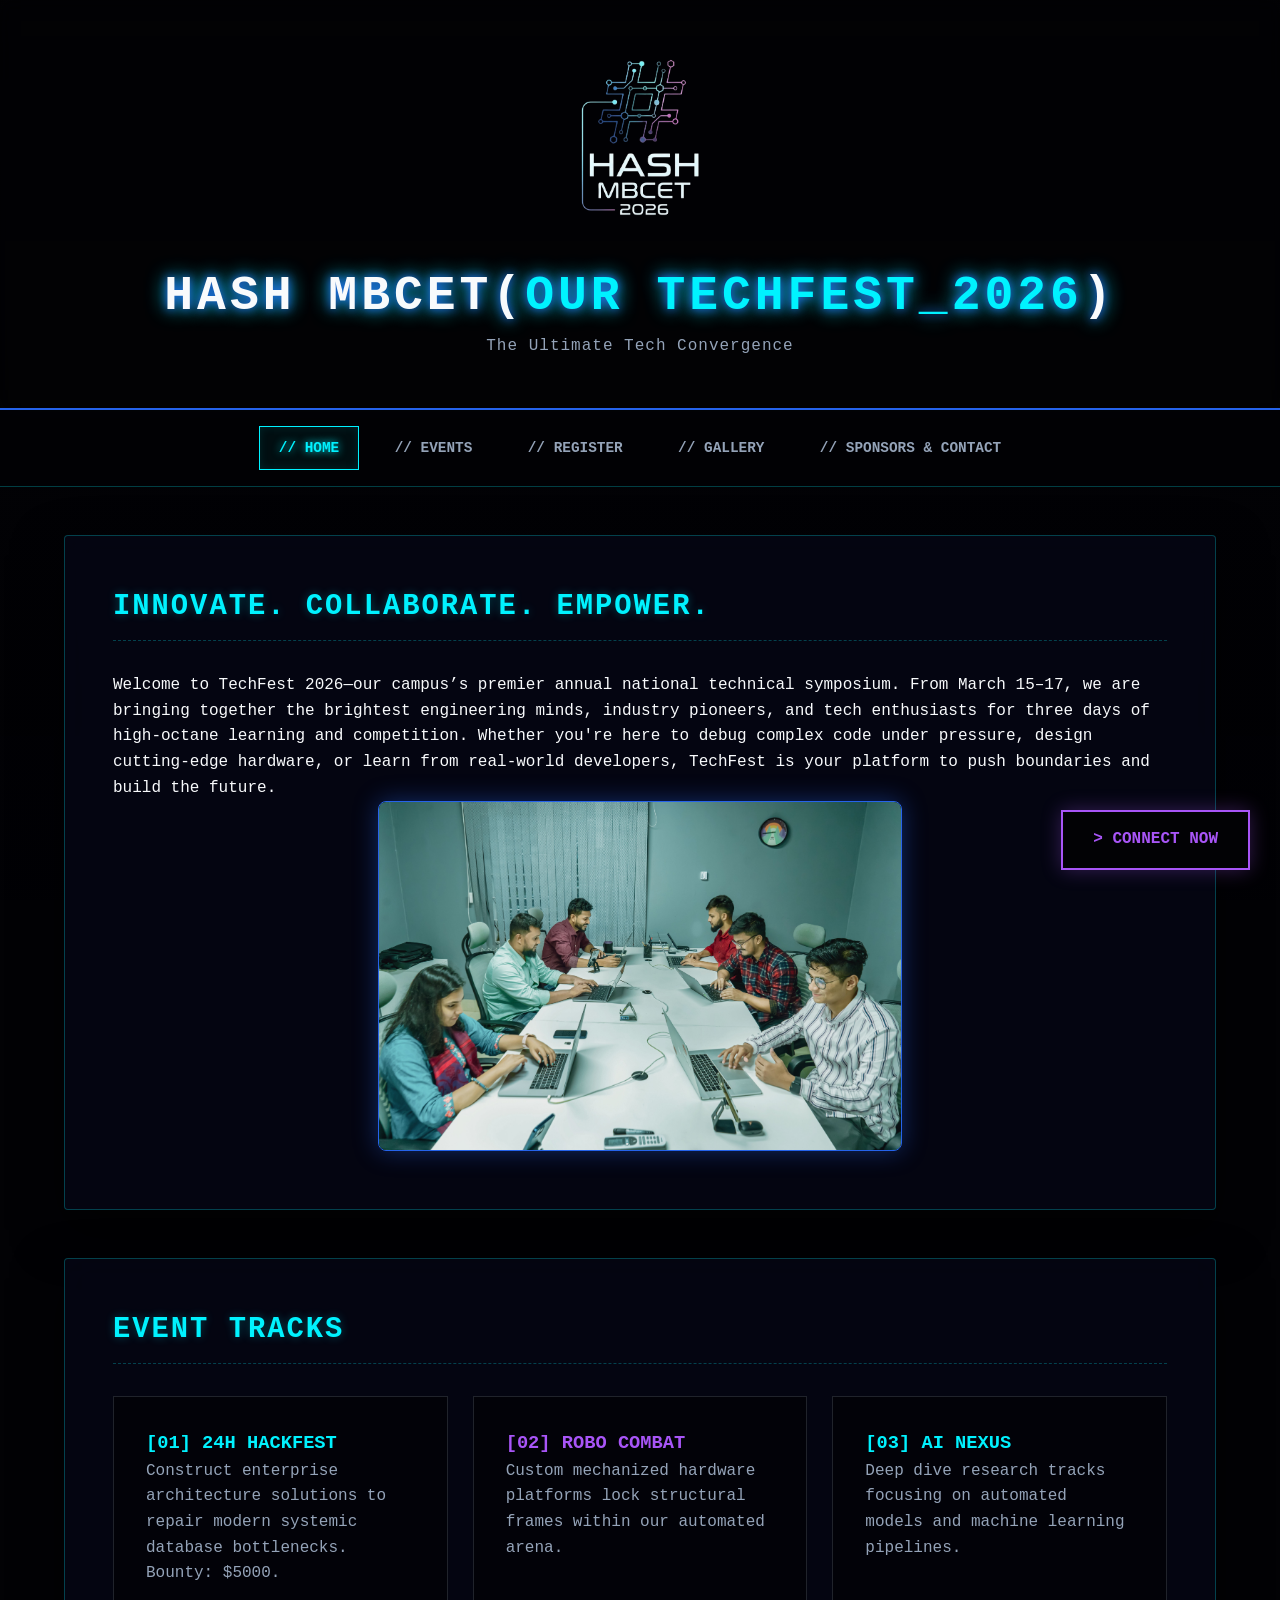
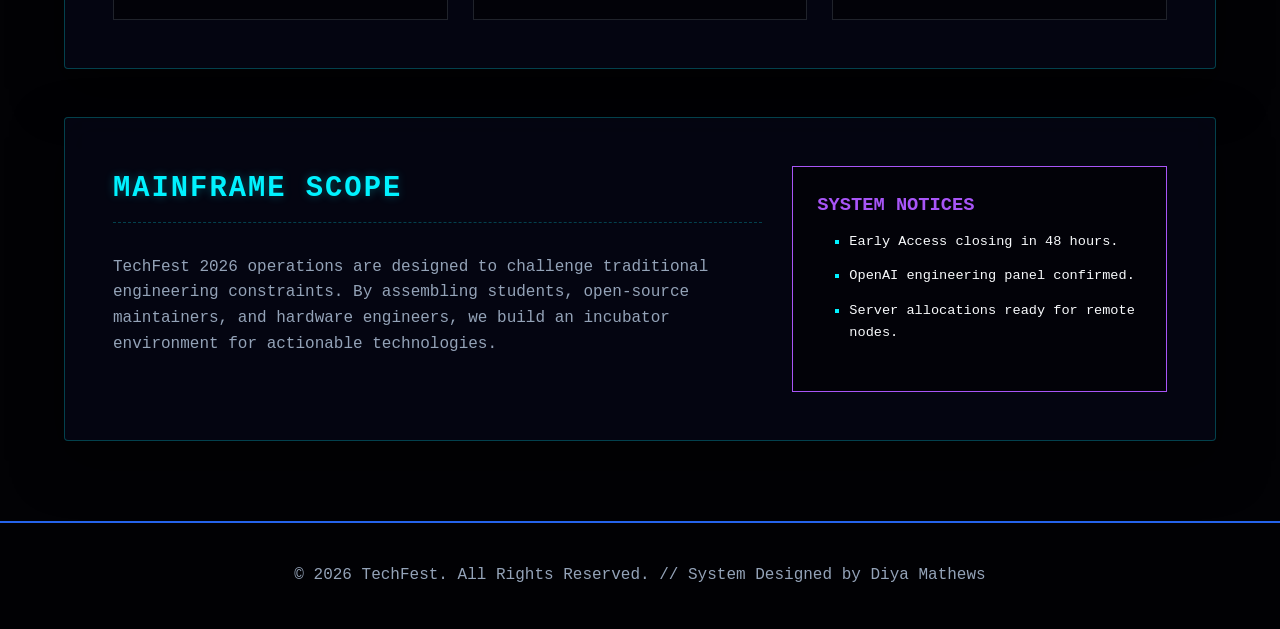
<file: index.html>
<!DOCTYPE html>
<html lang="en">
<head>
    <meta charset="UTF-8">
    <meta name="viewport" content="width=device-width, initial-scale=1.0">
    <title>TechFest 2026 | System Mainframe</title>
    <link rel="stylesheet" href="css/style.css">
</head>
<body>

    <!-- Ambient Cyber Tunnel Background Video Link -->
    <div class="bg-video-container">
        <video class="bg-video" autoplay loop muted playsinline>
            <source src="media/tech-bg.mp4" type="video/mp4">
        </video>
    </div>

    <header>
        <img src="images/logo.png" alt="TechFest Logo" style="height: 180px; margin-bottom: 20px;">
        <h1>Hash MBCET(<span>Our TechFest_2026</span>)</h1>
        <p style="color: var(--text-muted); letter-spacing: 1px;">The Ultimate Tech Convergence</p>
    </header>

    <nav>
        <a href="index.html" class="active">// HOME</a>
        <a href="events.html">// EVENTS</a>
        <a href="register.html">// REGISTER</a>
        <a href="gallery.html">// GALLERY</a>
        <a href="contact.html">// SPONSORS & CONTACT</a>
    </nav>

    <main>
        <section class="hero-banner">
            <div class="hero-text">
                <h2>INNOVATE. COLLABORATE. EMPOWER.</h2>
                <p>Welcome to TechFest 2026—our campus’s premier annual national technical symposium. From March 15–17, we are bringing together the brightest engineering minds, industry pioneers, and tech enthusiasts for three days of high-octane learning and competition. Whether you're here to debug complex code under pressure, design cutting-edge hardware, or learn from real-world developers, TechFest is your platform to push boundaries and build the future.</p>
            <div class="hero-image">
                <img src="images/event1.jpg" alt="Students collaborating at a tech hackathon event" style="max-height: 350px; width: auto; object-fit: cover; border-radius: 8px;">
            </div>
        </section>

        <section>
            <h2>EVENT TRACKS</h2>
            <div class="cards-grid">
                <article class="card">
                    <h3 style="color: var(--neon-glow);">[01] 24H HACKFEST</h3>
                    <p style="color: var(--text-muted);">Construct enterprise architecture solutions to repair modern systemic database bottlenecks. Bounty: $5000.</p>
                </article>
                <article class="card">
                    <h3 style="color: var(--neon-purple);">[02] ROBO COMBAT</h3>
                    <p style="color: var(--text-muted);">Custom mechanized hardware platforms lock structural frames within our automated arena.</p>
                </article>
                <article class="card">
                    <h3 style="color: var(--neon-glow);">[03] AI NEXUS</h3>
                    <p style="color: var(--text-muted);">Deep dive research tracks focusing on automated models and machine learning pipelines.</p>
                </article>
            </div>
        </section>

        <section style="display: flex; gap: 30px; flex-wrap: wrap;">
            <div style="flex: 2; min-width: 300px;">
                <h2>MAINFRAME SCOPE</h2>
                <p style="color: var(--text-muted);">TechFest 2026 operations are designed to challenge traditional engineering constraints. By assembling students, open-source maintainers, and hardware engineers, we build an incubator environment for actionable technologies.</p>
            </div>
            <aside style="flex: 1; min-width: 250px; background: rgba(2,2,5,0.7); border: 1px solid var(--neon-purple); padding: 1.5rem;">
                <h3 style="color: var(--neon-purple);">SYSTEM NOTICES</h3>
                <ul style="margin-top: 10px; font-size: 0.85rem; list-style-type: square;">
                    <li>Early Access closing in 48 hours.</li>
                    <li>OpenAI engineering panel confirmed.</li>
                    <li>Server allocations ready for remote nodes.</li>
                </ul>
            </aside>
        </section>
    </main>

    <a href="register.html" class="floating-register-btn">> CONNECT NOW</a>

    <footer>
        <p>&copy; 2026 TechFest. All Rights Reserved. // System Designed by Diya Mathews</p>
    </footer>

</body>
</html>
</file>
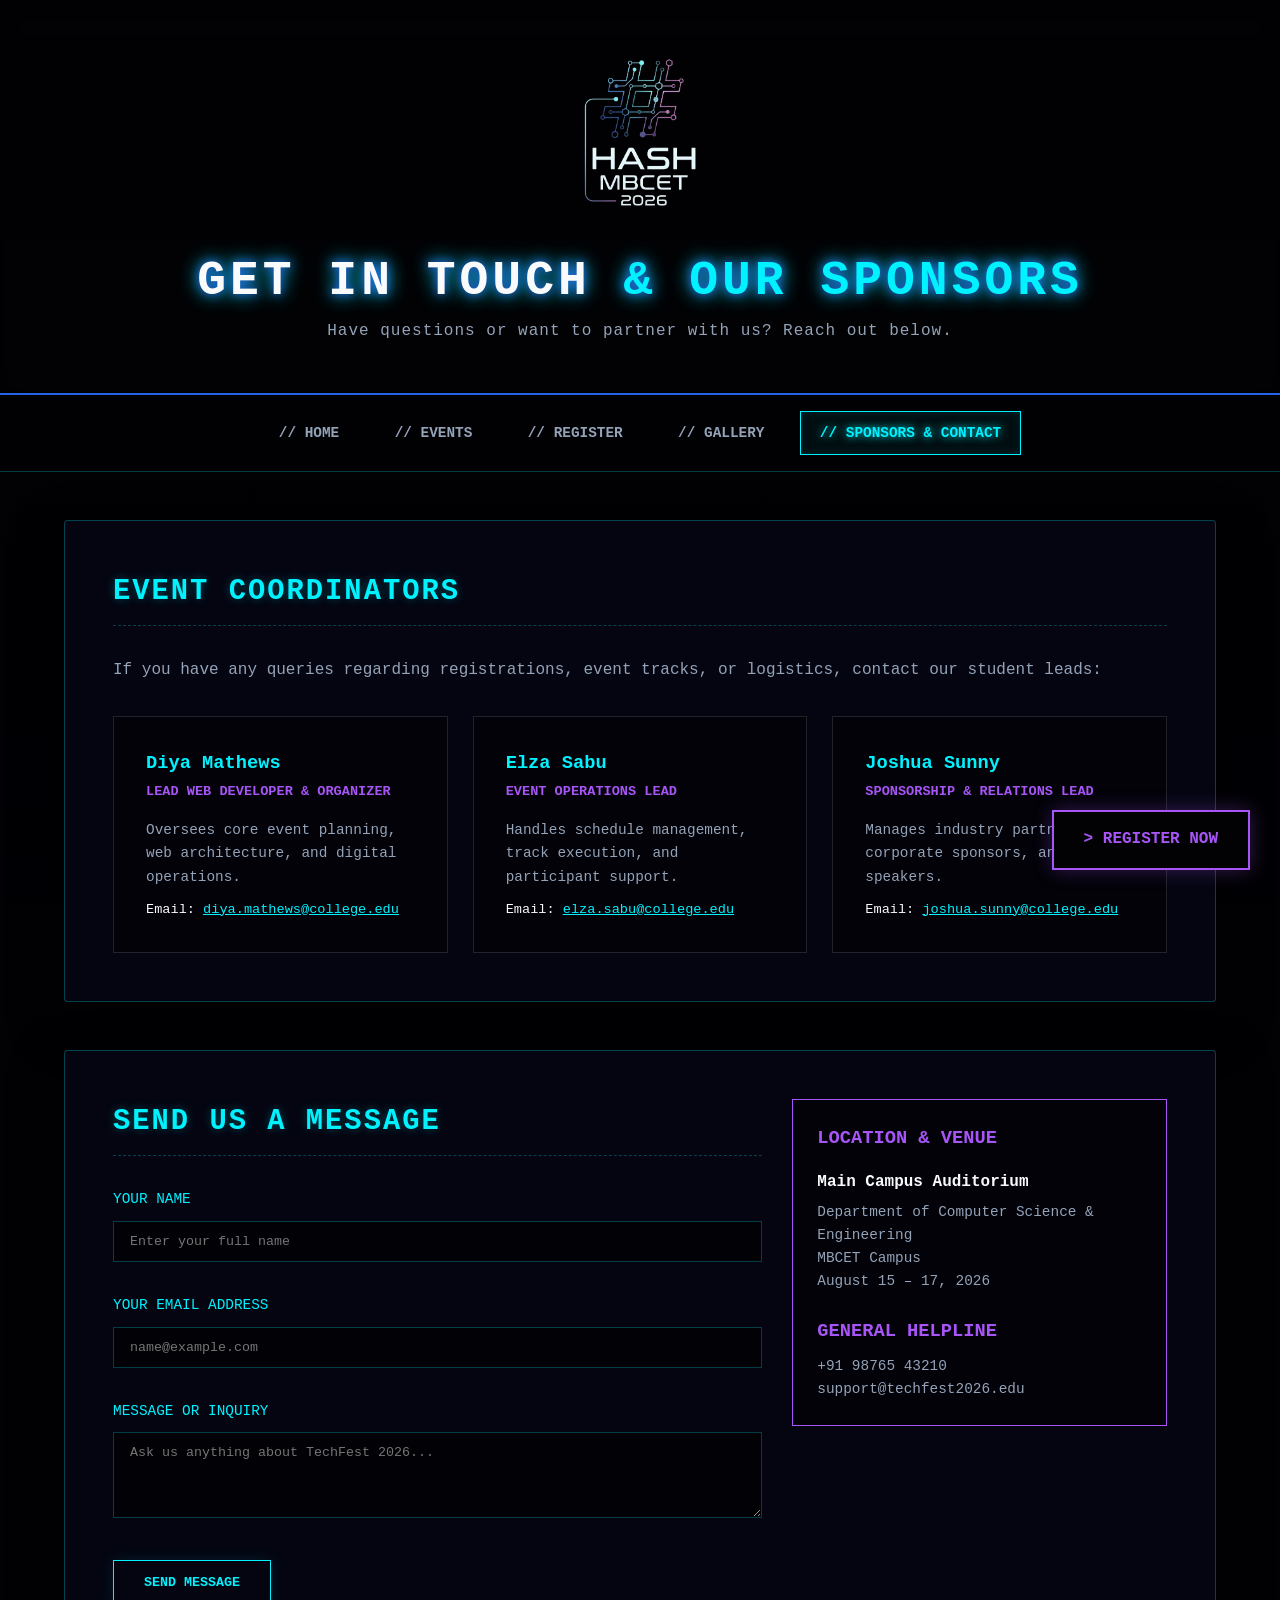
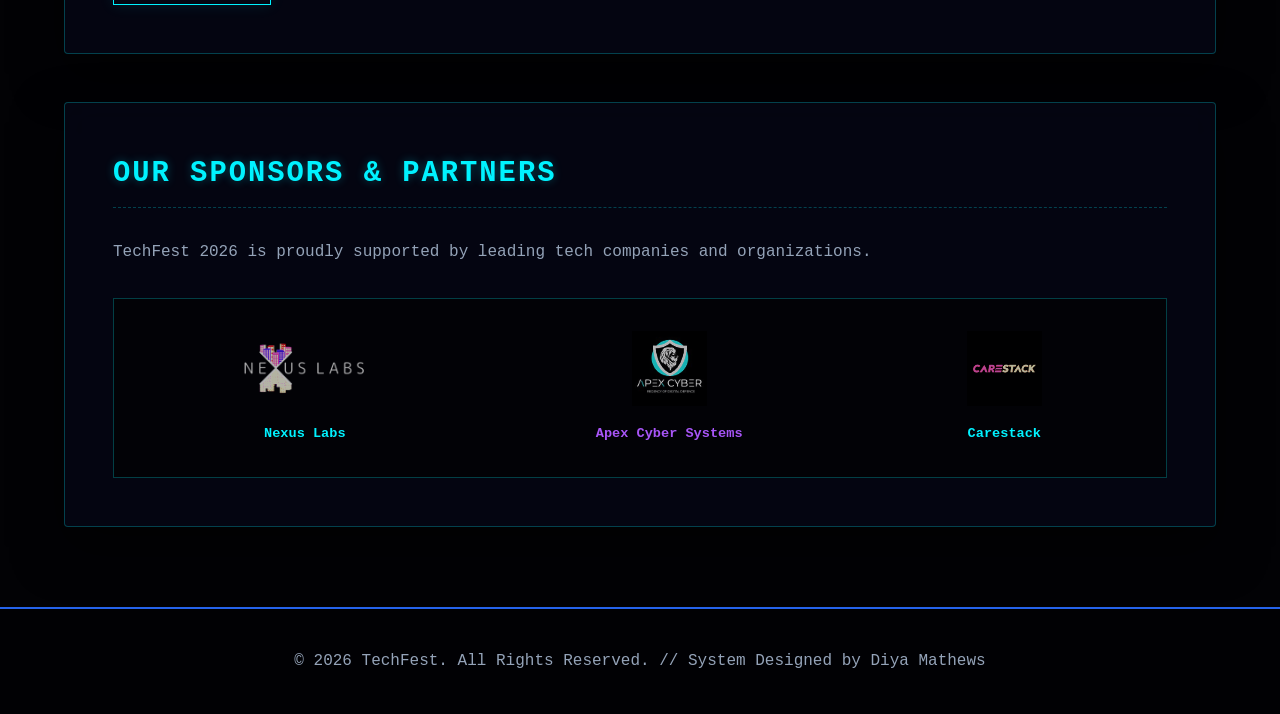
<file: contact.html>
<!DOCTYPE html>
<html lang="en">
<head>
    <meta charset="UTF-8">
    <meta name="viewport" content="width=device-width, initial-scale=1.0">
    <title>TechFest 2026 | Sponsors & Contact</title>
    <link rel="stylesheet" href="css/style.css">
</head>
<body>

    <div class="bg-video-container">
        <video class="bg-video" autoplay loop muted playsinline>
            <source src="media/tech-bg.mp4" type="video/mp4">
        </video>
    </div>

    <header>
        <img src="images/logo.png" alt="TechFest Logo" style="height: 170px; margin-bottom: 15px;">
        <h1>GET IN TOUCH <span>& OUR SPONSORS</span></h1>
        <p style="color: var(--text-muted); letter-spacing: 1px;">Have questions or want to partner with us? Reach out below.</p>
    </header>

    <nav>
        <a href="index.html">// HOME</a>
        <a href="events.html">// EVENTS</a>
        <a href="register.html">// REGISTER</a>
        <a href="gallery.html">// GALLERY</a>
        <a href="contact.html" class="active">// SPONSORS & CONTACT</a>
    </nav>

    <main>
        <!-- SECTION 1: EVENT LEADERSHIP & TEAM -->
        <section>
            <h2>EVENT COORDINATORS</h2>
            <p style="color: var(--text-muted); margin-bottom: 2rem;">If you have any queries regarding registrations, event tracks, or logistics, contact our student leads:</p>
            
            <div class="cards-grid">
                <div class="card">
                    <h3 style="color: var(--neon-glow);">Diya Mathews</h3>
                    <strong style="color: var(--neon-purple); font-size: 0.85rem; text-transform: uppercase;">Lead Web Developer & Organizer</strong>
                    <p style="margin: 15px 0 10px 0; font-size: 0.9rem; color: var(--text-muted);">Oversees core event planning, web architecture, and digital operations.</p>
                    <p style="font-size: 0.85rem;">Email: <a href="mailto:diya.mathews@college.edu" style="color: var(--neon-glow);">diya.mathews@college.edu</a></p>
                </div>

                <div class="card">
                    <h3 style="color: var(--neon-glow);">Elza Sabu</h3>
                    <strong style="color: var(--neon-purple); font-size: 0.85rem; text-transform: uppercase;">Event Operations Lead</strong>
                    <p style="margin: 15px 0 10px 0; font-size: 0.9rem; color: var(--text-muted);">Handles schedule management, track execution, and participant support.</p>
                    <p style="font-size: 0.85rem;">Email: <a href="mailto:elza.sabu@college.edu" style="color: var(--neon-glow);">elza.sabu@college.edu</a></p>
                </div>

                <div class="card">
                    <h3 style="color: var(--neon-glow);">Joshua Sunny</h3>
                    <strong style="color: var(--neon-purple); font-size: 0.85rem; text-transform: uppercase;">Sponsorship & Relations Lead</strong>
                    <p style="margin: 15px 0 10px 0; font-size: 0.9rem; color: var(--text-muted);">Manages industry partnerships, corporate sponsors, and guest speakers.</p>
                    <p style="font-size: 0.85rem;">Email: <a href="mailto:joshua.sunny@college.edu" style="color: var(--neon-glow);">joshua.sunny@college.edu</a></p>
                </div>
            </div>
        </section>

        <!-- SECTION 2: QUICK CONTACT FORM & VENUE -->
        <section style="display: flex; gap: 30px; flex-wrap: wrap;">
            <div style="flex: 2; min-width: 300px;">
                <h2>SEND US A MESSAGE</h2>
                <form action="#" method="POST" style="margin-top: 1rem;">
                    <div class="form-group">
                        <label for="contact-name">Your Name</label>
                        <input type="text" id="contact-name" placeholder="Enter your full name" required>
                    </div>
                    <div class="form-group">
                        <label for="contact-email">Your Email Address</label>
                        <input type="email" id="contact-email" placeholder="name@example.com" required>
                    </div>
                    <div class="form-group">
                        <label for="contact-msg">Message or Inquiry</label>
                        <textarea id="contact-msg" rows="4" placeholder="Ask us anything about TechFest 2026..." required></textarea>
                    </div>
                    <button type="submit">SEND MESSAGE</button>
                </form>
            </div>

            <aside style="flex: 1; min-width: 280px; background: rgba(2,2,5,0.7); border: 1px solid var(--neon-purple); padding: 1.5rem; height: fit-content;">
                <h3 style="color: var(--neon-purple); margin-bottom: 1rem;">LOCATION & VENUE</h3>
                <p style="color: var(--text-light); font-weight: bold;">Main Campus Auditorium</p>
                <p style="color: var(--text-muted); font-size: 0.9rem; margin-top: 5px;">
                    Department of Computer Science & Engineering<br>
                    MBCET Campus<br>
                    August 15 – 17, 2026
                </p>
                
                <h3 style="color: var(--neon-purple); margin: 1.5rem 0 0.5rem 0;">GENERAL HELPLINE</h3>
                <p style="color: var(--text-muted); font-size: 0.9rem;">+91 98765 43210</p>
                <p style="color: var(--text-muted); font-size: 0.9rem;">support@techfest2026.edu</p>
            </aside>
        </section>

        <!-- SECTION 3: SPONSORS -->
        <section>
            <h2>OUR SPONSORS & PARTNERS</h2>
            <p style="color: var(--text-muted); margin-bottom: 2rem;">TechFest 2026 is proudly supported by leading tech companies and organizations.</p>
            
            <div style="display: flex; flex-wrap: wrap; justify-content: space-around; align-items: center; gap: 40px; padding: 2rem; background: rgba(2,2,5,0.85); border: 1px solid var(--glass-border);">
                
                <div style="text-align: center;">
                    <img src="images/nexus labs.png" alt="Nexus Labs Logo" style="height: 75px; opacity: 0.7; filter: invert(1) brightness(1.5); transition: 0.3s ease;" onmouseover="this.style.opacity=1;" onmouseout="this.style.opacity=0.7;">
                    <p style="margin-top: 8px; font-size: 0.85rem; color: var(--neon-glow); font-weight: bold;">Nexus Labs</p>
                </div>

                <div style="text-align: center;">
                    <img src="images/apex_cyber_pvt_ltd_logo.jpg" alt="Apex Cyber Logo" style="height: 75px; opacity: 0.7; filter: invert(1) brightness(1.5); transition: 0.3s ease;" onmouseover="this.style.opacity=1;" onmouseout="this.style.opacity=0.7;">
                    <p style="margin-top: 8px; font-size: 0.85rem; color: var(--neon-purple); font-weight: bold;">Apex Cyber Systems</p>
                </div>

                <div style="text-align: center;">
                    <img src="images/carestack logo.png" alt="Omni Core Logo" style="height: 75px; opacity: 0.7; filter: invert(1) brightness(1.5); transition: 0.3s ease;" onmouseover="this.style.opacity=1;" onmouseout="this.style.opacity=0.7;">
                    <p style="margin-top: 8px; font-size: 0.85rem; color: var(--neon-glow); font-weight: bold;">Carestack</p>
                </div>

            </div>
        </section>
    </main>

    <a href="register.html" class="floating-register-btn">> REGISTER NOW</a>

    <footer>
        <p>&copy; 2026 TechFest. All Rights Reserved. // System Designed by Diya Mathews</p>
    </footer>

</body>
</html>
</file>
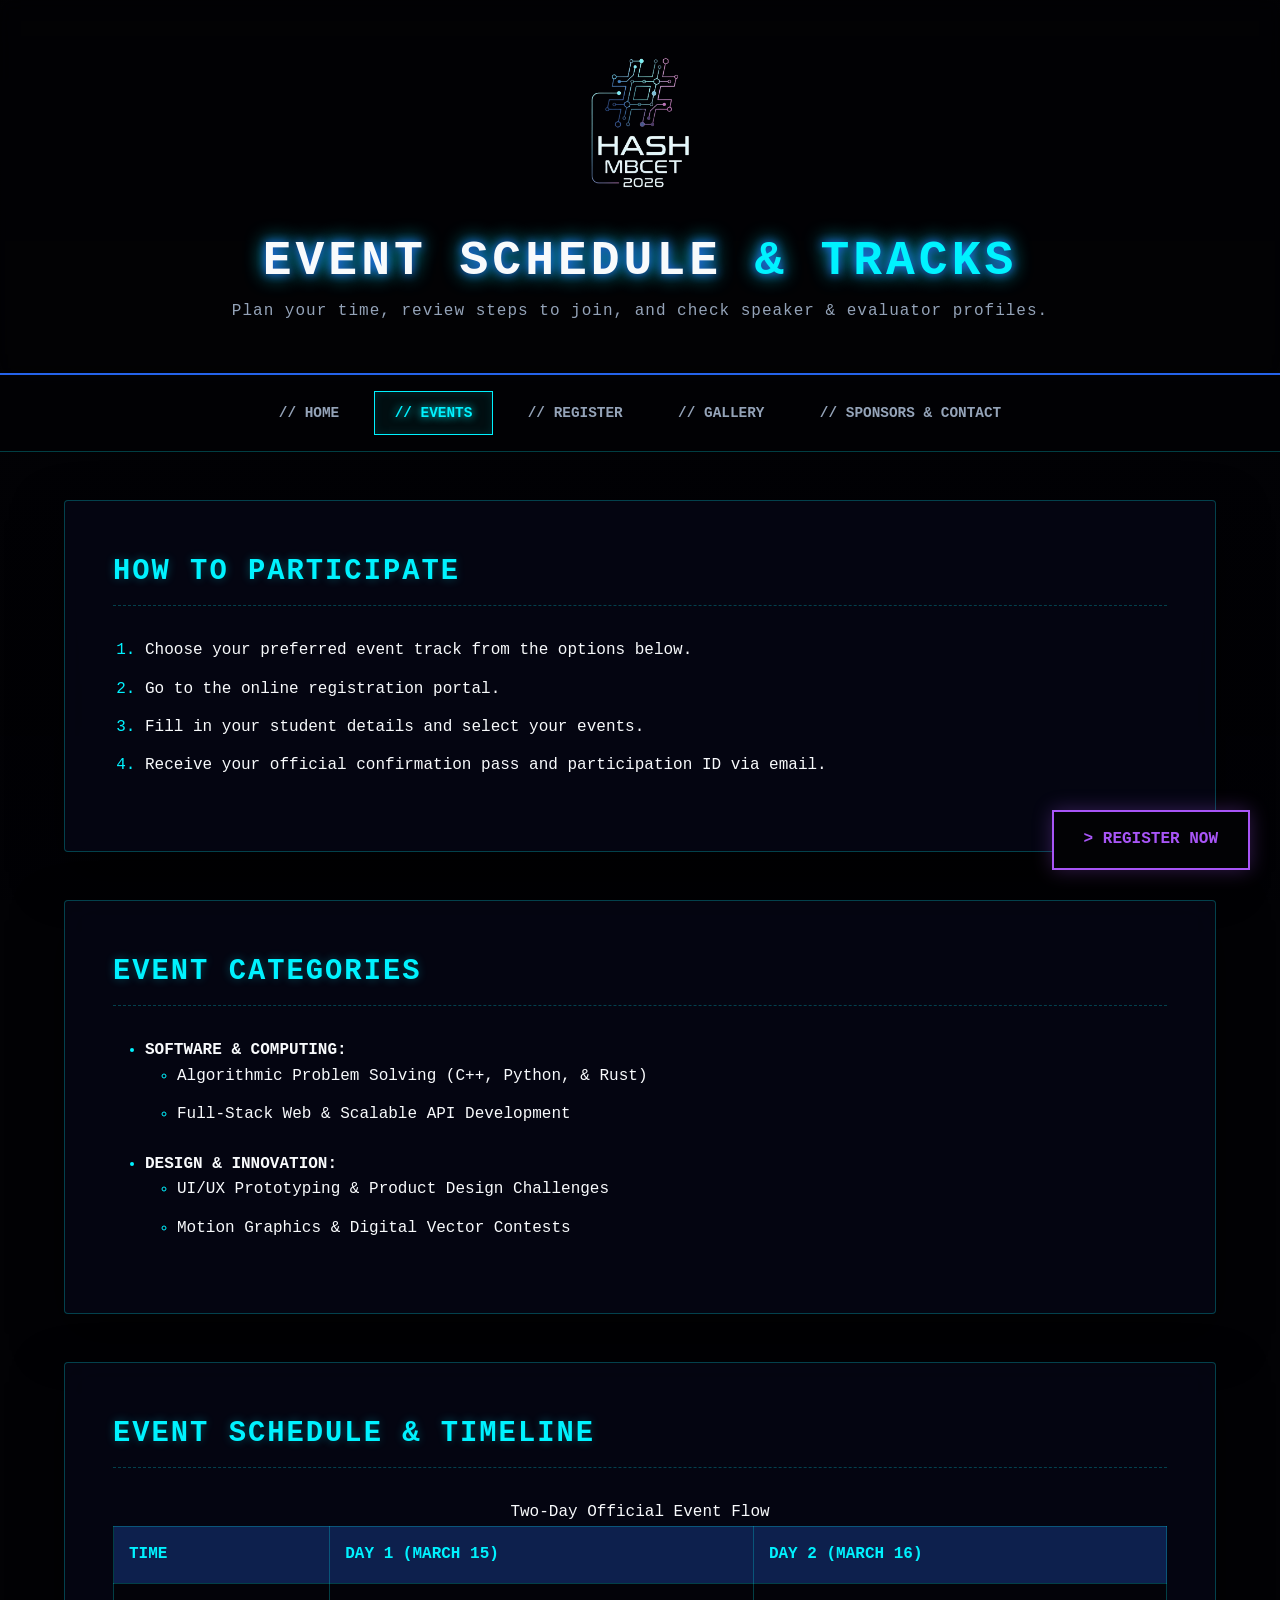
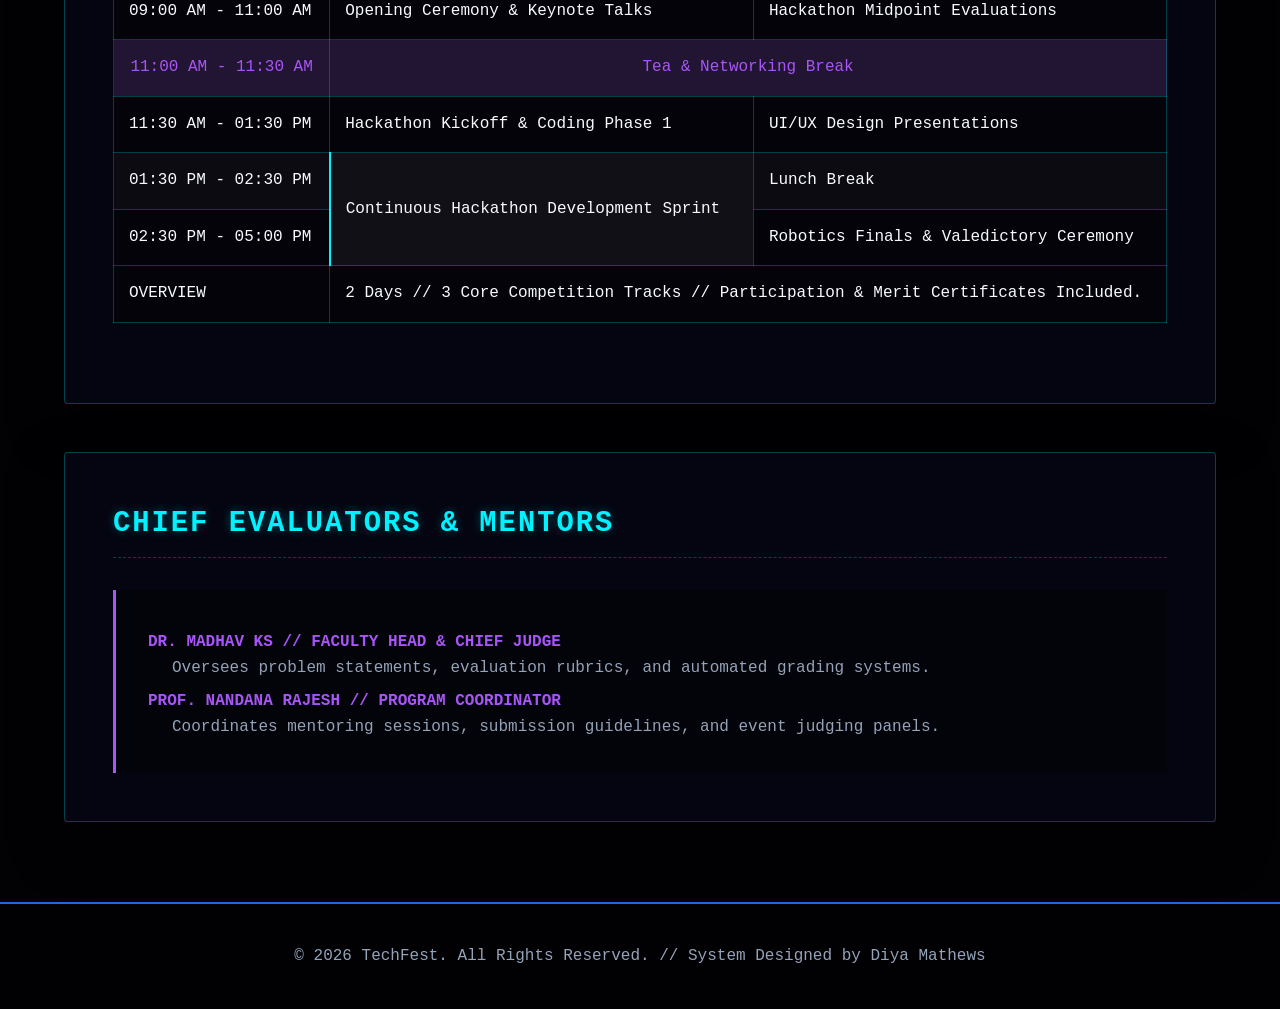
<file: events.html>
<!DOCTYPE html>
<html lang="en">
<head>
    <meta charset="UTF-8">
    <meta name="viewport" content="width=device-width, initial-scale=1.0">
    <title>TechFest 2026 | Schedule & Tracks</title>
    <link rel="stylesheet" href="css/style.css">
</head>
<body>

    <div class="bg-video-container">
        <video class="bg-video" autoplay loop muted playsinline>
            <source src="media/tech-bg.mp4" type="video/mp4">
        </video>
    </div>

    <header>
        <img src="images/logo.png" alt="TechFest Logo" style="height: 150px; margin-bottom: 15px;">
        <h1>EVENT SCHEDULE <span>& TRACKS</span></h1>
        <p style="color: var(--text-muted); letter-spacing: 1px;">Plan your time, review steps to join, and check speaker & evaluator profiles.</p>
    </header>

    <nav>
        <a href="index.html">// HOME</a>
        <a href="events.html" class="active">// EVENTS</a>
        <a href="register.html">// REGISTER</a>
        <a href="gallery.html">// GALLERY</a>
        <a href="contact.html">// SPONSORS & CONTACT</a>
    </nav>

    <main>
        <!-- HOW TO PARTICIPATE -->
        <section>
            <h2>HOW TO PARTICIPATE</h2>
            <ol>
                <li>Choose your preferred event track from the options below.</li>
                <li>Go to the online registration portal.</li>
                <li>Fill in your student details and select your events.</li>
                <li>Receive your official confirmation pass and participation ID via email.</li>
            </ol>
        </section>

        <!-- EVENT CATEGORIES -->
        <section>
            <h2>EVENT CATEGORIES</h2>
            <ul>
                <li><strong>SOFTWARE & COMPUTING:</strong>
                    <ul>
                        <li>Algorithmic Problem Solving (C++, Python, & Rust)</li>
                        <li>Full-Stack Web & Scalable API Development</li>
                    </ul>
                </li>
                <li><strong>DESIGN & INNOVATION:</strong>
                    <ul>
                        <li>UI/UX Prototyping & Product Design Challenges</li>
                        <li>Motion Graphics & Digital Vector Contests</li>
                    </ul>
                </li>
            </ul>
        </section>

        <!-- TIMELINE TABLE -->
        <section style="overflow-x: auto;">
            <h2>EVENT SCHEDULE & TIMELINE</h2>
            <table>
                <caption>Two-Day Official Event Flow</caption>
                <thead>
                    <tr>
                        <th>TIME</th>
                        <th>DAY 1 (MARCH 15)</th>
                        <th>DAY 2 (MARCH 16)</th>
                    </tr>
                </thead>
                <tbody>
                    <tr>
                        <td>09:00 AM - 11:00 AM</td>
                        <td>Opening Ceremony & Keynote Talks</td>
                        <td>Hackathon Midpoint Evaluations</td>
                    </tr>
                    <tr>
                        <td style="text-align: center; color: var(--neon-purple); background: rgba(168,85,247,0.15);">11:00 AM - 11:30 AM</td>
                        <td colspan="2" style="text-align: center; color: var(--neon-purple); background: rgba(168,85,247,0.15);">Tea & Networking Break</td>
                    </tr>
                    <tr>
                        <td>11:30 AM - 01:30 PM</td>
                        <td>Hackathon Kickoff & Coding Phase 1</td>
                        <td>UI/UX Design Presentations</td>
                    </tr>
                    <tr>
                        <td>01:30 PM - 02:30 PM</td>
                        <td rowspan="2" style="vertical-align: middle; background: rgba(255,255,255,0.02); border-left: 2px solid var(--neon-glow);">Continuous Hackathon Development Sprint</td>
                        <td>Lunch Break</td>
                    </tr>
                    <tr>
                        <td>02:30 PM - 05:00 PM</td>
                        <td>Robotics Finals & Valedictory Ceremony</td>
                    </tr>
                </tbody>
                <tfoot>
                    <tr>
                        <td>OVERVIEW</td>
                        <td colspan="2">2 Days // 3 Core Competition Tracks // Participation & Merit Certificates Included.</td>
                    </tr>
                </tfoot>
            </table>
        </section>

        <!-- FACULTY & JUDGES -->
        <section>
            <h2>CHIEF EVALUATORS & MENTORS</h2>
            <dl>
                <dt>Dr. Madhav KS // Faculty Head & Chief Judge</dt>
                <dd>Oversees problem statements, evaluation rubrics, and automated grading systems.</dd>
                <dt>Prof. Nandana Rajesh // Program Coordinator</dt>
                <dd>Coordinates mentoring sessions, submission guidelines, and event judging panels.</dd>
            </dl>
        </section>
    </main>

    <a href="register.html" class="floating-register-btn">> REGISTER NOW</a>

    <footer>
        <p>&copy; 2026 TechFest. All Rights Reserved. // System Designed by Diya Mathews</p>
    </footer>

</body>
</html>
</file>
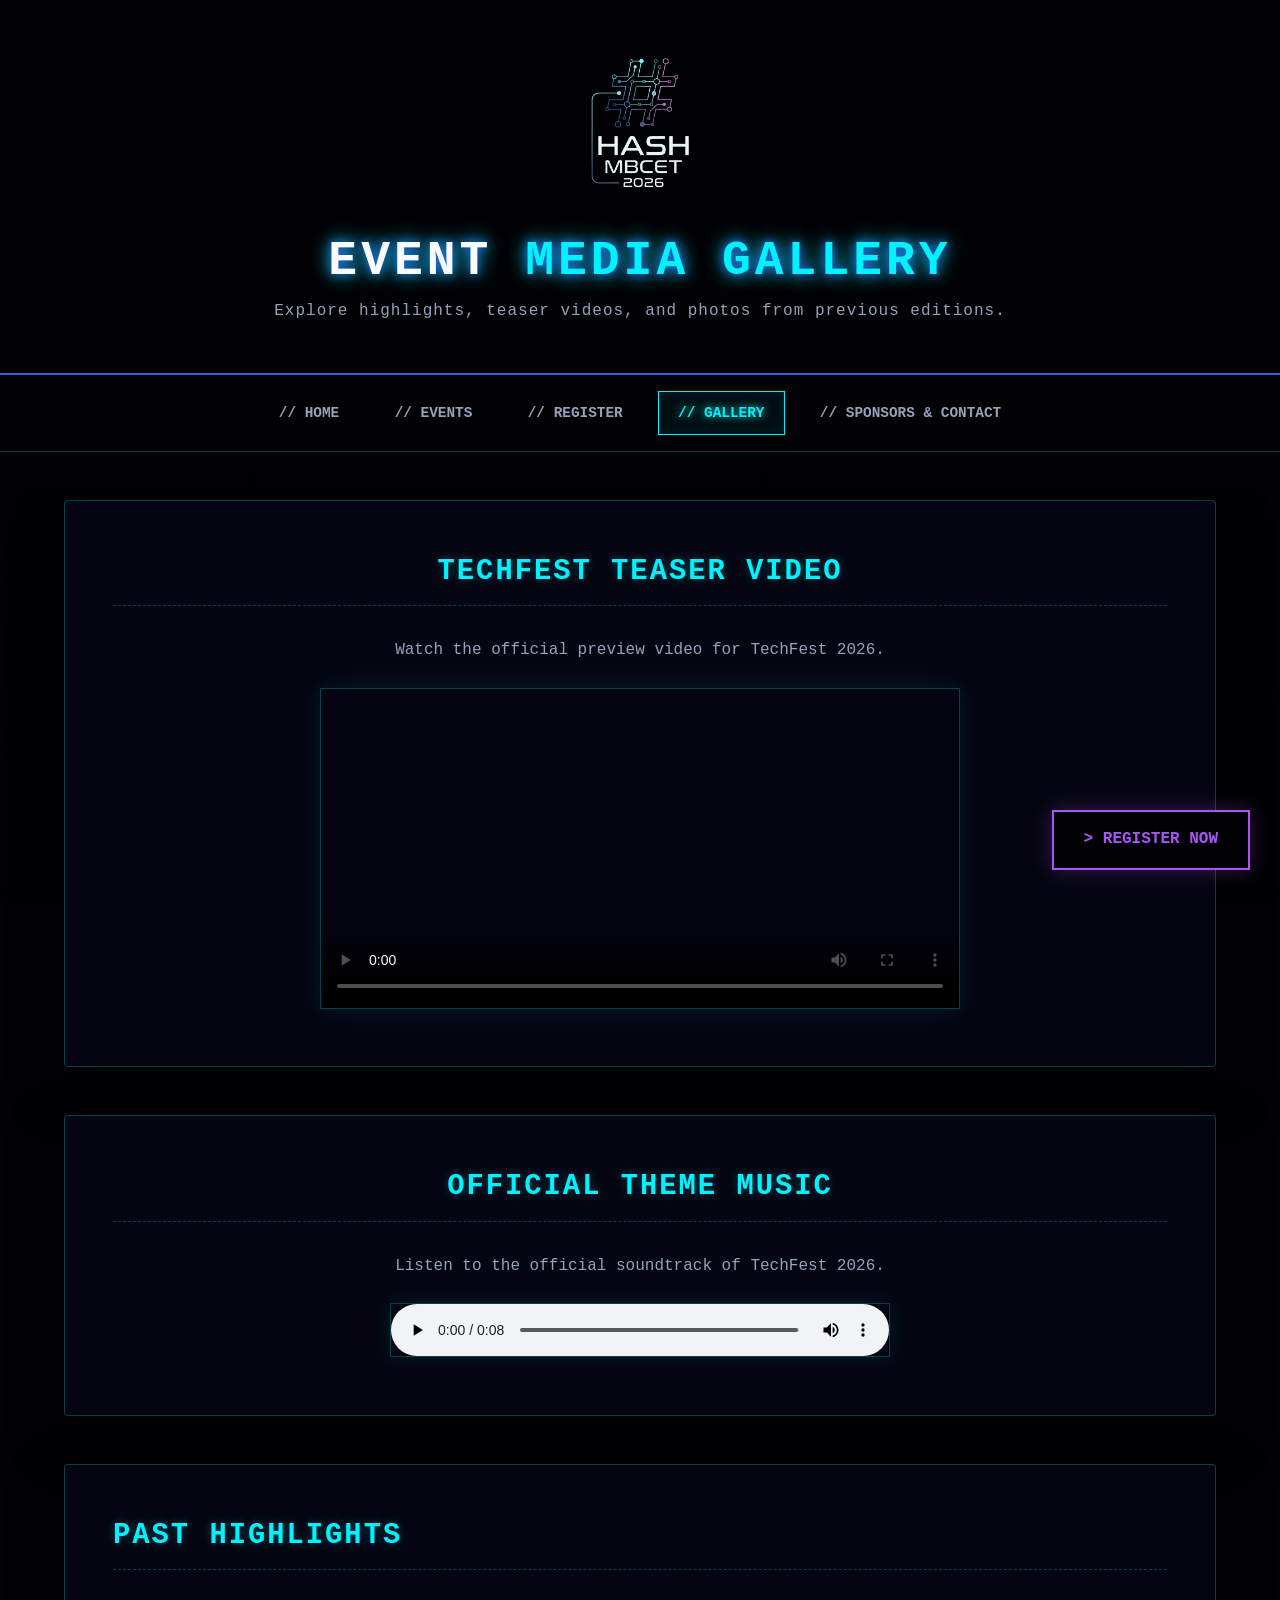
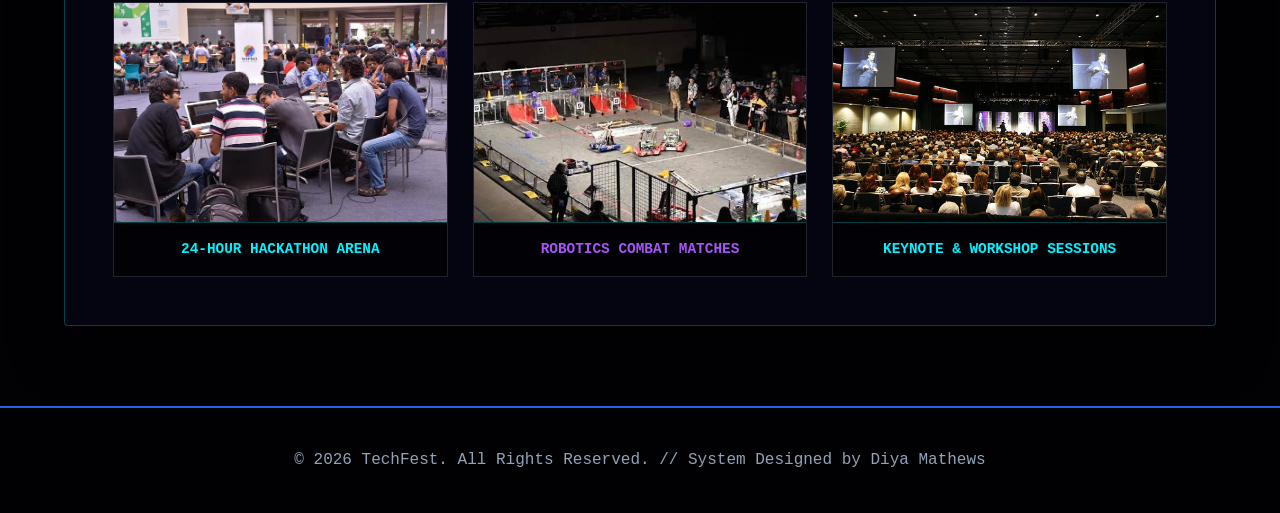
<file: gallery.html>
<!DOCTYPE html>
<html lang="en">
<head>
    <meta charset="UTF-8">
    <meta name="viewport" content="width=device-width, initial-scale=1.0">
    <title>TechFest 2026 | Media Gallery</title>
    <link rel="stylesheet" href="css/style.css">
</head>
<body>

    <div class="bg-video-container">
        <video class="bg-video" autoplay loop muted playsinline>
            <source src="media/tech-bg.mp4" type="video/mp4">
        </video>
    </div>

    <header>
        <img src="images/logo.png" alt="TechFest Logo" style="height: 150px; margin-bottom: 15px;">
        <h1>EVENT <span>MEDIA GALLERY</span></h1>
        <p style="color: var(--text-muted); letter-spacing: 1px;">Explore highlights, teaser videos, and photos from previous editions.</p>
    </header>

    <nav>
        <a href="index.html">// HOME</a>
        <a href="events.html">// EVENTS</a>
        <a href="register.html">// REGISTER</a>
        <a href="gallery.html" class="active">// GALLERY</a>
        <a href="contact.html">// SPONSORS & CONTACT</a>
    </nav>

    <main>
        <!-- PROMO VIDEO -->
        <section class="media-container" style="text-align: center;">
            <h2>TECHFEST TEASER VIDEO</h2>
            <p style="color: var(--text-muted); margin-bottom: 1.5rem;">Watch the official preview video for TechFest 2026.</p>
            <video width="640" height="360" controls poster="media/promo video.mp4" style="max-width: 100%; height: auto;">
                <source src="media/promo video.mp4" type="video/mp4">
                Your browser does not support the video tag.
            </video>
        </section>

        <!-- OFFICIAL THEME TRACK -->
        <section class="media-container" style="text-align: center;">
            <h2>OFFICIAL THEME MUSIC</h2>
            <p style="color: var(--text-muted); margin-bottom: 1.5rem;">Listen to the official soundtrack of TechFest 2026.</p>
            <audio controls loop style="width: 100%; max-width: 500px;">
                <source src="media/track.mp3" type="audio/mpeg">
                Your browser does not support the audio element.
            </audio>
        </section>

        <!-- PHOTO GALLERY -->
        <section>
            <h2>PAST HIGHLIGHTS</h2>
            <div class="cards-grid">
                
                <!-- PHOTO 1 -->
                <figure class="card" style="padding: 0; overflow: hidden; background: rgba(2,2,5,0.85);">
                    <img src="images/coding.jpg" alt="Students coding at a hackathon" style="width: 100%; display: block; object-fit: cover; height: 220px; border-bottom: 1px solid var(--glass-border);">
                    <figcaption style="padding: 15px; font-size: 0.9rem; text-align: center; color: var(--neon-glow); font-weight: bold;">24-HOUR HACKATHON ARENA</figcaption>
                </figure>

                <!-- PHOTO 2 -->
                <figure class="card" style="padding: 0; overflow: hidden; background: rgba(2,2,5,0.85);">
                    <img src="images/robotics.jpg" alt="Robotics arena combat competition" style="width: 100%; display: block; object-fit: cover; height: 220px; border-bottom: 1px solid var(--glass-border);">
                    <figcaption style="padding: 15px; font-size: 0.9rem; text-align: center; color: var(--neon-purple); font-weight: bold;">ROBOTICS COMBAT MATCHES</figcaption>
                </figure>

                <!-- PHOTO 3 -->
                <figure class="card" style="padding: 0; overflow: hidden; background: rgba(2,2,5,0.85);">
                    <img src="images/event_audience.jpg" alt="Audience and keynote session in an auditorium" style="width: 100%; display: block; object-fit: cover; height: 220px; border-bottom: 1px solid var(--glass-border);">
                    <figcaption style="padding: 15px; font-size: 0.9rem; text-align: center; color: var(--neon-glow); font-weight: bold;">KEYNOTE & WORKSHOP SESSIONS</figcaption>
                </figure>

            </div>
        </section>
    </main>

    <a href="register.html" class="floating-register-btn">> REGISTER NOW</a>

    <footer>
        <p>&copy; 2026 TechFest. All Rights Reserved. // System Designed by Diya Mathews</p>
    </footer>

</body>
</html>
</file>
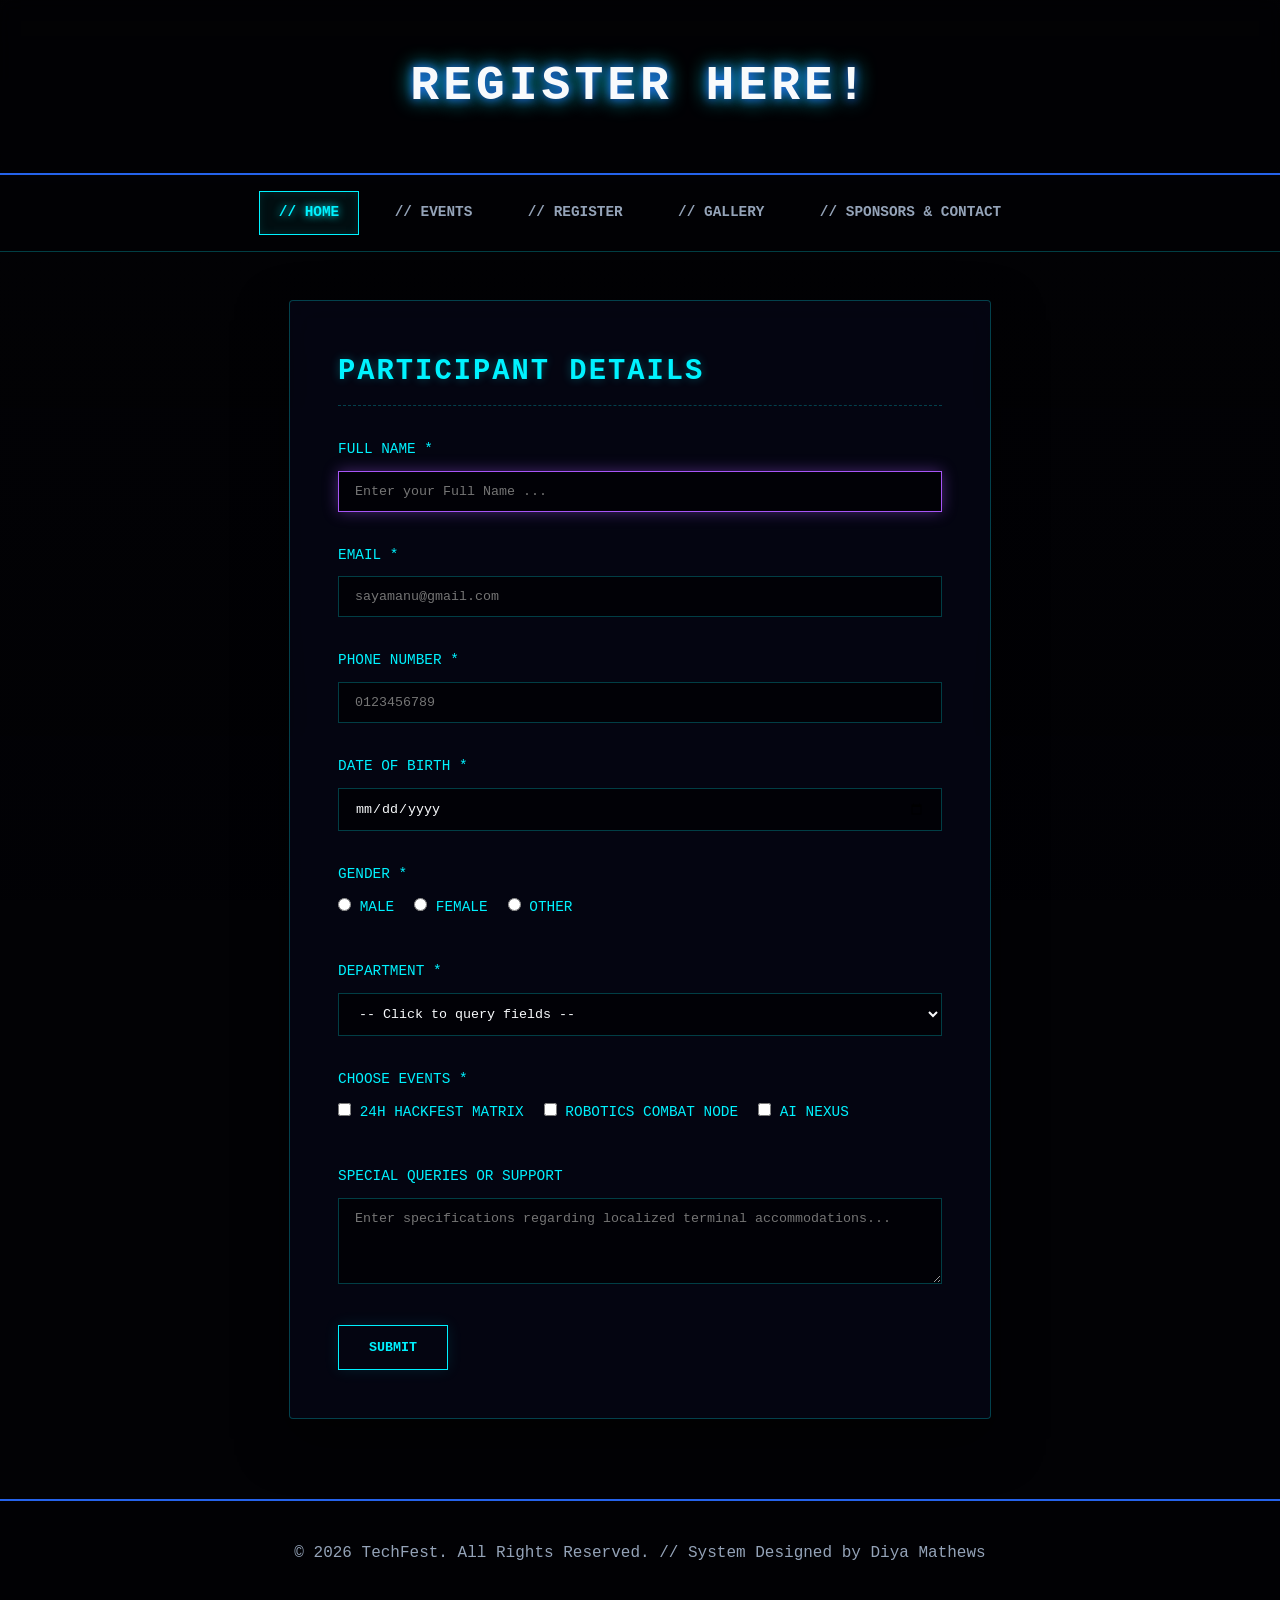
<file: register.html>
<!DOCTYPE html>
<html lang="en">
<head>
    <meta charset="UTF-8">
    <meta name="viewport" content="width=device-width, initial-scale=1.0">
    <title>TechFest 2026 | Node Register</title>
    <link rel="stylesheet" href="css/style.css">
</head>
<body>

    <div class="bg-video-container">
        <video class="bg-video" autoplay loop muted playsinline>
            <source src="media/tech-bg.mp4" type="video/mp4">
        </video>
    </div>

    <header>
        <h1>REGISTER HERE!</h1>
    </header>

    <nav>
        <a href="index.html" class="active">// HOME</a>
        <a href="events.html">// EVENTS</a>
        <a href="register.html">// REGISTER</a>
        <a href="gallery.html">// GALLERY</a>
        <a href="contact.html">// SPONSORS & CONTACT</a>
    </nav>

    <main style="max-width: 750px;">
        <section>
            <h2>PARTICIPANT DETAILS</h2>
            <form action="#" method="POST">
                
                <div class="form-group">
                    <label for="fullname">Full Name *</label>
                    <input type="text" id="fullname" placeholder="Enter your Full Name ..." required autofocus>
                </div>

                <div class="form-group">
                    <label for="useremail">Email *</label>
                    <input type="email" id="useremail" placeholder="sayamanu@gmail.com" required>
                </div>

                <div class="form-group">
                    <label for="usertel">Phone Number *</label>
                    <input type="tel" id="usertel" placeholder="0123456789" pattern="[0-9]{10}" required>
                </div>

                <div class="form-group">
                    <label for="userdob">Date of Birth *</label>
                    <input type="date" id="userdob" required>
                </div>

                <div class="form-group">
                    <label>Gender *</label>
                    <div class="radio-checkbox-group">
                        <label><input type="radio" name="gender" value="male" required> Male</label>
                        <label><input type="radio" name="gender" value="female"> Female</label>
                        <label><input type="radio" name="gender" value="other"> Other</label>
                    </div>
                </div>

                <div class="form-group">
                    <label for="dept">Department *</label>
                    <select id="dept" required>
                        <option value="">-- Click to query fields --</option>
                        <option value="cse">Computer Science and Engineering </option>
                        <option value="ece">Electronics and Engineering</option>
                        <option value="mech">Mechanical Enginering</option>
                        <option value="civil">Civil Engineering</option>
                        <option value="electrical">Electrical Engineering</option>
                    </select>
                </div>

                <div class="form-group">
                    <label>CHOOSE EVENTS *</label>
                    <div class="radio-checkbox-group">
                        <label><input type="checkbox" name="events" value="hack"> 24H Hackfest Matrix</label>
                        <label><input type="checkbox" name="events" value="robo"> Robotics Combat Node</label>
                        <label><input type="checkbox" name="events" value="ai"> AI Nexus</label>
                    </div>
                </div>

                <div class="form-group">
                    <label for="comments">SPECIAL QUERIES OR SUPPORT</label>
                    <textarea id="comments" rows="4" placeholder="Enter specifications regarding localized terminal accommodations..."></textarea>
                </div>

                <button type="submit">SUBMIT</button>

            </form>
        </section>
    </main>

    <footer>
       <p>&copy; 2026 TechFest. All Rights Reserved. // System Designed by Diya Mathews</p>
    </footer>

</body>
</html>
</file>
<file: css/style.css>
/* ==========================================================================
   1. CORE RESET & CYBERPUNK VARIABLES
   ========================================================================== */
* {
    margin: 0;
    padding: 0;
    box-sizing: border-box;
}

:root {
    --bg-dark: #020205;        /* Pitch black base */
    --neon-blue: #2563eb;      /* Vivid electric cobalt */
    --neon-glow: #00f2ff;      /* Bright neon cyan accent */
    --neon-purple: #a855f7;    /* Subtle purple matrix highlights */
    --text-light: #f8fafc;     /* Clean terminal white text */
    --text-muted: #94a3b8;     /* Dimmed gray text */
    --glass-panel: rgba(6, 8, 24, 0.70); /* Highly polished translucent glass */
    --glass-border: rgba(0, 242, 255, 0.25);
    --transition: all 0.3s cubic-bezier(0.4, 0, 0.2, 1);
}

body {
    font-family: 'Courier New', Consolas, system-ui, sans-serif;
    background-color: var(--bg-dark);
    color: var(--text-light);
    line-height: 1.6;
    overflow-x: hidden;
}

/* ==========================================================================
   2. VIDEO BACKGROUND HUD INTERACTIVE LAYERS
   ========================================================================== */
.bg-video-container {
    position: fixed;
    top: 0;
    left: 0;
    width: 100%;
    height: 100%;
    z-index: -2; /* Drops the video completely behind everything */
    overflow: hidden;
}

.bg-video {
    width: 100%;
    height: 100%;
    object-fit: cover; /* Keeps aspect ratio solid while stretching full page */
}

/* Dark glass layer that filters the video brightness for peak text clarity */
body::before {
    content: '';
    position: fixed;
    top: 0;
    left: 0;
    width: 100%;
    height: 100%;
    background: linear-gradient(180deg, rgba(2, 2, 5, 0.65) 0%, rgba(2, 2, 5, 0.10) 100%);
    z-index: -1; /* Sits right on top of video, but under your text content */
    pointer-events: none;
}

/* ==========================================================================
   3. SEMANTIC LAYOUT COMPONENTS (HUD Header, Sticky Nav, Footer)
   ========================================================================== */
header {
    background: rgba(2, 2, 5, 0.50);
    backdrop-filter: blur(8px);
    border-bottom: 2px solid var(--neon-blue);
    padding: 3rem 1rem;
    text-align: center;
    box-shadow: 0 0 30px rgba(0, 242, 255, 0.15);
}

header h1 {
    font-size: 3rem;
    text-transform: uppercase;
    letter-spacing: 4px;
    color: var(--text-light);
    text-shadow: 0 0 10px var(--neon-blue), 0 0 20px var(--neon-glow);
}

header h1 span {
    color: var(--neon-glow);
}

nav {
    position: sticky;
    top: 0;
    z-index: 1000;
    background: rgba(2, 2, 5, 0.92);
    backdrop-filter: blur(12px);
    border-bottom: 1px solid var(--glass-border);
    display: flex;
    justify-content: center;
    gap: 15px;
    padding: 1rem;
}

nav a {
    color: var(--text-muted);
    text-decoration: none;
    font-weight: bold;
    text-transform: uppercase;
    font-size: 0.9rem;
    padding: 0.6rem 1.2rem;
    border: 1px solid transparent;
    transition: var(--transition);
}

nav a:hover, nav a.active {
    color: var(--neon-glow);
    border: 1px solid var(--neon-glow);
    background: rgba(0, 242, 255, 0.05);
    text-shadow: 0 0 8px var(--neon-glow);
    box-shadow: inset 0 0 10px rgba(0, 242, 255, 0.1);
}

footer {
    background: rgba(2, 2, 5, 0.98);
    color: var(--text-muted);
    text-align: center;
    padding: 2.5rem 1rem;
    margin-top: 5rem;
    border-top: 2px solid var(--neon-blue);
}

/* ==========================================================================
   4. STRUCTURAL SCI-FI TERMINAL CARDS & CONTAINERS
   ========================================================================== */
main {
    max-width: 1200px;
    margin: 3rem auto;
    padding: 0 1.5rem;
}

section {
    background: var(--glass-panel);
    backdrop-filter: blur(16px); /* Strong frosting effect over the moving video */
    -webkit-backdrop-filter: blur(16px);
    border: 1px solid var(--glass-border);
    padding: 3rem;
    border-radius: 4px;
    margin-bottom: 3rem;
    box-shadow: 0 20px 50px rgba(0, 0, 0, 0.6);
}

h2 {
    color: var(--neon-glow);
    text-transform: uppercase;
    letter-spacing: 2px;
    margin-bottom: 2rem;
    font-size: 1.8rem;
    border-bottom: 1px dashed var(--glass-border);
    padding-bottom: 10px;
    text-shadow: 0 0 10px rgba(0, 242, 255, 0.3);
}

.hero-banner {
    display: flex;
    align-items: center;
    justify-content: space-between;
    gap: 40px;
}

.hero-text { flex: 1; }
.hero-image { flex: 1; text-align: center; }
.hero-image img { 
    max-width: 100%; 
    border: 1px solid var(--neon-blue);
    box-shadow: 0 0 25px rgba(37, 99, 235, 0.4);
}

.cards-grid {
    display: grid;
    grid-template-columns: repeat(auto-fit, minmax(280px, 1fr));
    gap: 25px;
}

.card {
    background: rgba(2, 2, 5, 0.7);
    border: 1px solid rgba(148, 163, 184, 0.2);
    padding: 2rem;
    transition: var(--transition);
}

.card:hover {
    transform: translateY(-4px);
    border-color: var(--neon-purple);
    box-shadow: 0 0 20px rgba(168, 85, 247, 0.4);
}

/* ==========================================================================
   5. SCHEDULE DATA TABLES & DATA LISTS
   ========================================================================== */
table {
    width: 100%;
    border-collapse: collapse;
    margin: 2rem 0;
    background: rgba(2, 2, 5, 0.6);
}

th, td {
    border: 1px solid var(--glass-border);
    padding: 15px;
    text-align: left;
}

thead { 
    background-color: rgba(37, 99, 235, 0.3); 
    color: var(--neon-glow);
}

tr:nth-child(even) { background-color: rgba(255, 255, 255, 0.03); }

ol, ul { margin-left: 2rem; margin-bottom: 1.5rem; }
li { margin-bottom: 0.8rem; }
li::marker { color: var(--neon-glow); }

dl { background: rgba(2, 2, 5, 0.5); padding: 2rem; border-left: 3px solid var(--neon-purple); }
dt { font-weight: bold; color: var(--neon-purple); margin-top: 0.5rem; text-transform: uppercase; }
dd { margin-left: 1.5rem; color: var(--text-muted); }

/* ==========================================================================
   6. HUD INPUT INTERACTION CONTROL SCHEMES
   ========================================================================== */
.form-group { margin-bottom: 2rem; }
label { display: block; margin-bottom: 0.6rem; color: var(--neon-glow); font-size: 0.9rem; text-transform: uppercase;}

input[type="text"], input[type="email"], input[type="tel"], input[type="date"], select, textarea {
    width: 100%;
    padding: 12px 16px;
    background: rgba(2, 2, 5, 0.9);
    border: 1px solid var(--glass-border);
    color: var(--text-light);
    font-family: inherit;
    transition: var(--transition);
}

input:focus, select:focus, textarea:focus {
    outline: none;
    border-color: var(--neon-purple);
    box-shadow: 0 0 15px rgba(168, 85, 247, 0.4);
}

.radio-checkbox-group {
    display: flex;
    gap: 20px;
    flex-wrap: wrap;
    margin-top: 0.5rem;
}

button[type="submit"] {
    background: transparent;
    color: var(--neon-glow);
    border: 1px solid var(--neon-glow);
    padding: 14px 30px;
    font-family: inherit;
    font-weight: bold;
    text-transform: uppercase;
    cursor: pointer;
    box-shadow: 0 0 15px rgba(0, 242, 255, 0.1);
    transition: var(--transition);
}

button[type="submit"]:hover {
    background: var(--neon-glow);
    color: var(--bg-dark);
    box-shadow: 0 0 25px var(--neon-glow);
}

.floating-register-btn {
    position: fixed;
    bottom: 30px;
    right: 30px;
    background: var(--bg-dark);
    color: var(--neon-purple);
    border: 2px solid var(--neon-purple);
    text-decoration: none;
    padding: 15px 30px;
    text-transform: uppercase;
    font-weight: bold;
    box-shadow: 0 0 20px rgba(168, 85, 247, 0.3);
    z-index: 2000;
    transition: var(--transition);
}

.floating-register-btn:hover {
    background: var(--neon-purple);
    color: var(--text-light);
    box-shadow: 0 0 30px var(--neon-purple);
}

.media-container video, .media-container audio {
    border: 1px solid var(--glass-border);
    box-shadow: 0 0 20px rgba(0, 242, 255, 0.1);
}

/* ==========================================================================
   7. MOBILE RESPONSIVENESS CAPABILITIES
   ========================================================================== */
@media (max-width: 768px) {
    nav { flex-direction: column; align-items: center; gap: 5px; }
    .hero-banner { flex-direction: column; text-align: center; }
    header h1 { font-size: 2rem; }
    section { padding: 1.5rem; }
}
</file>
